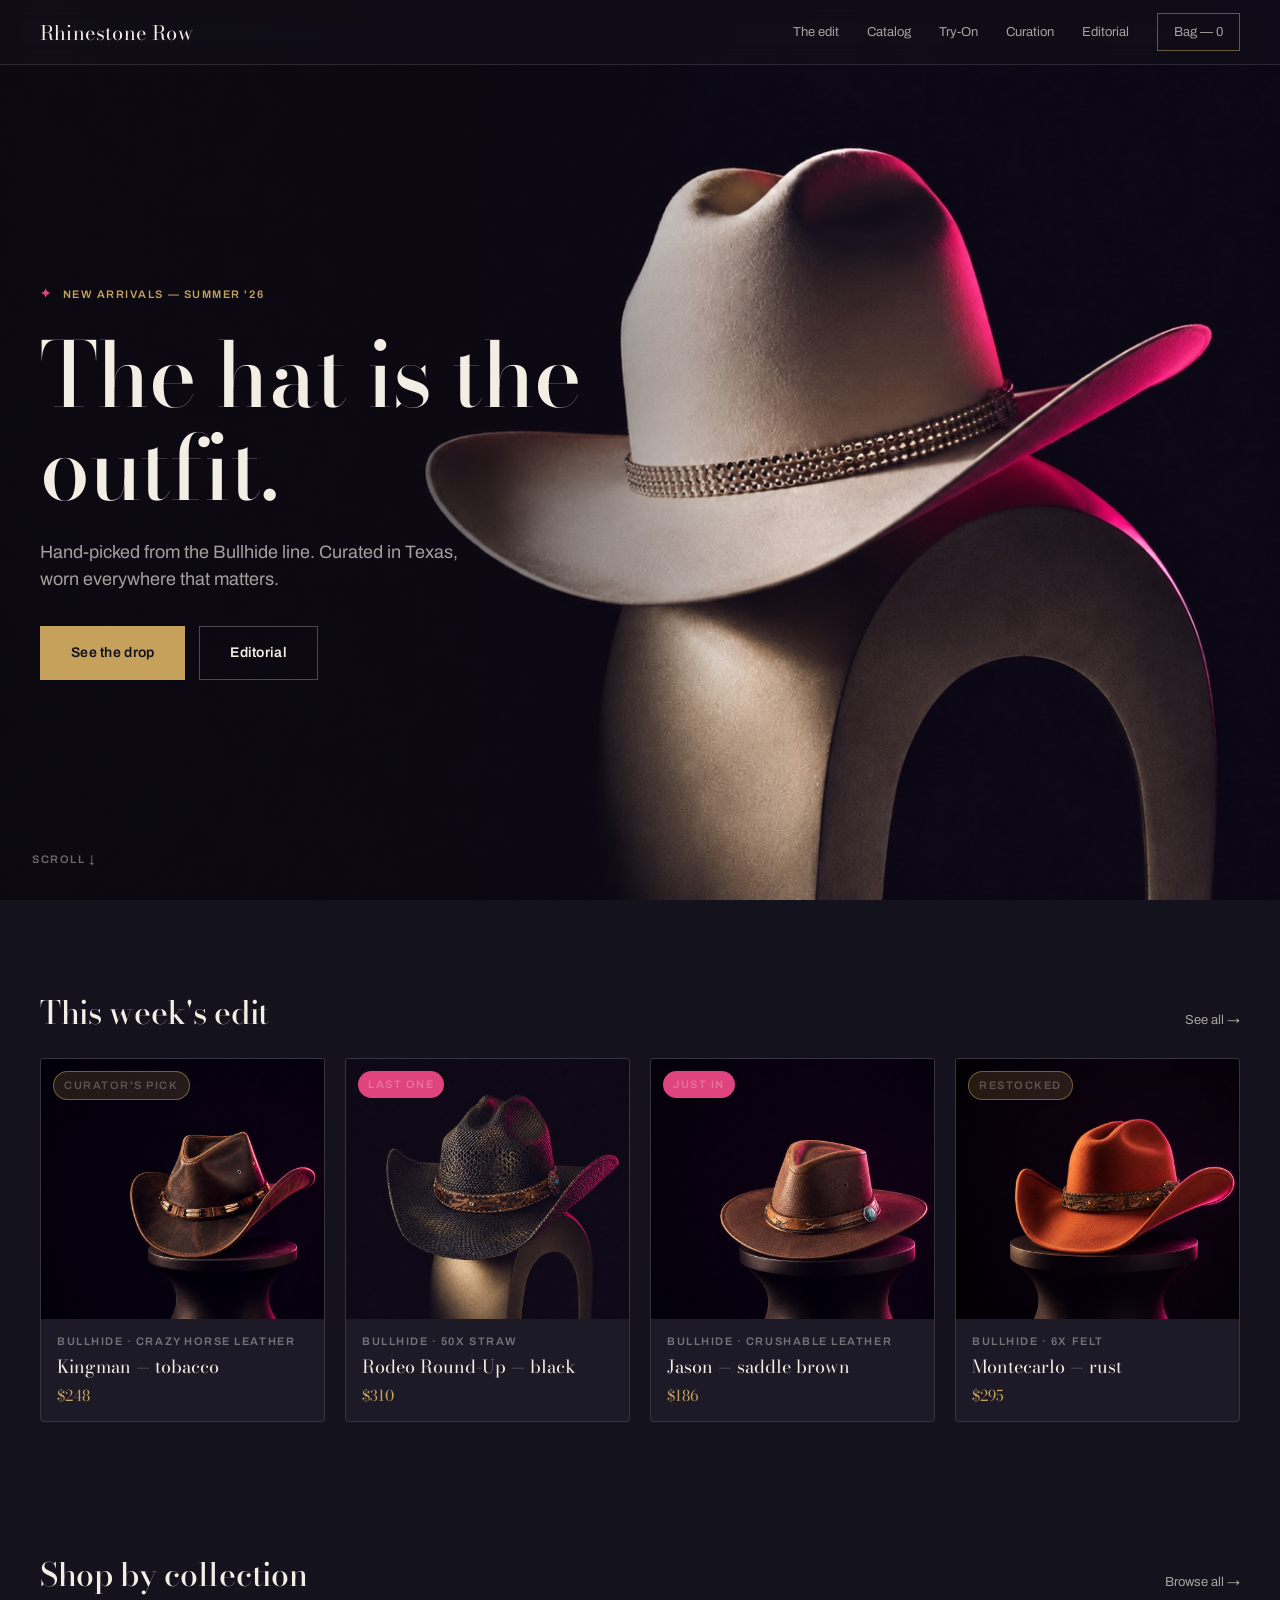
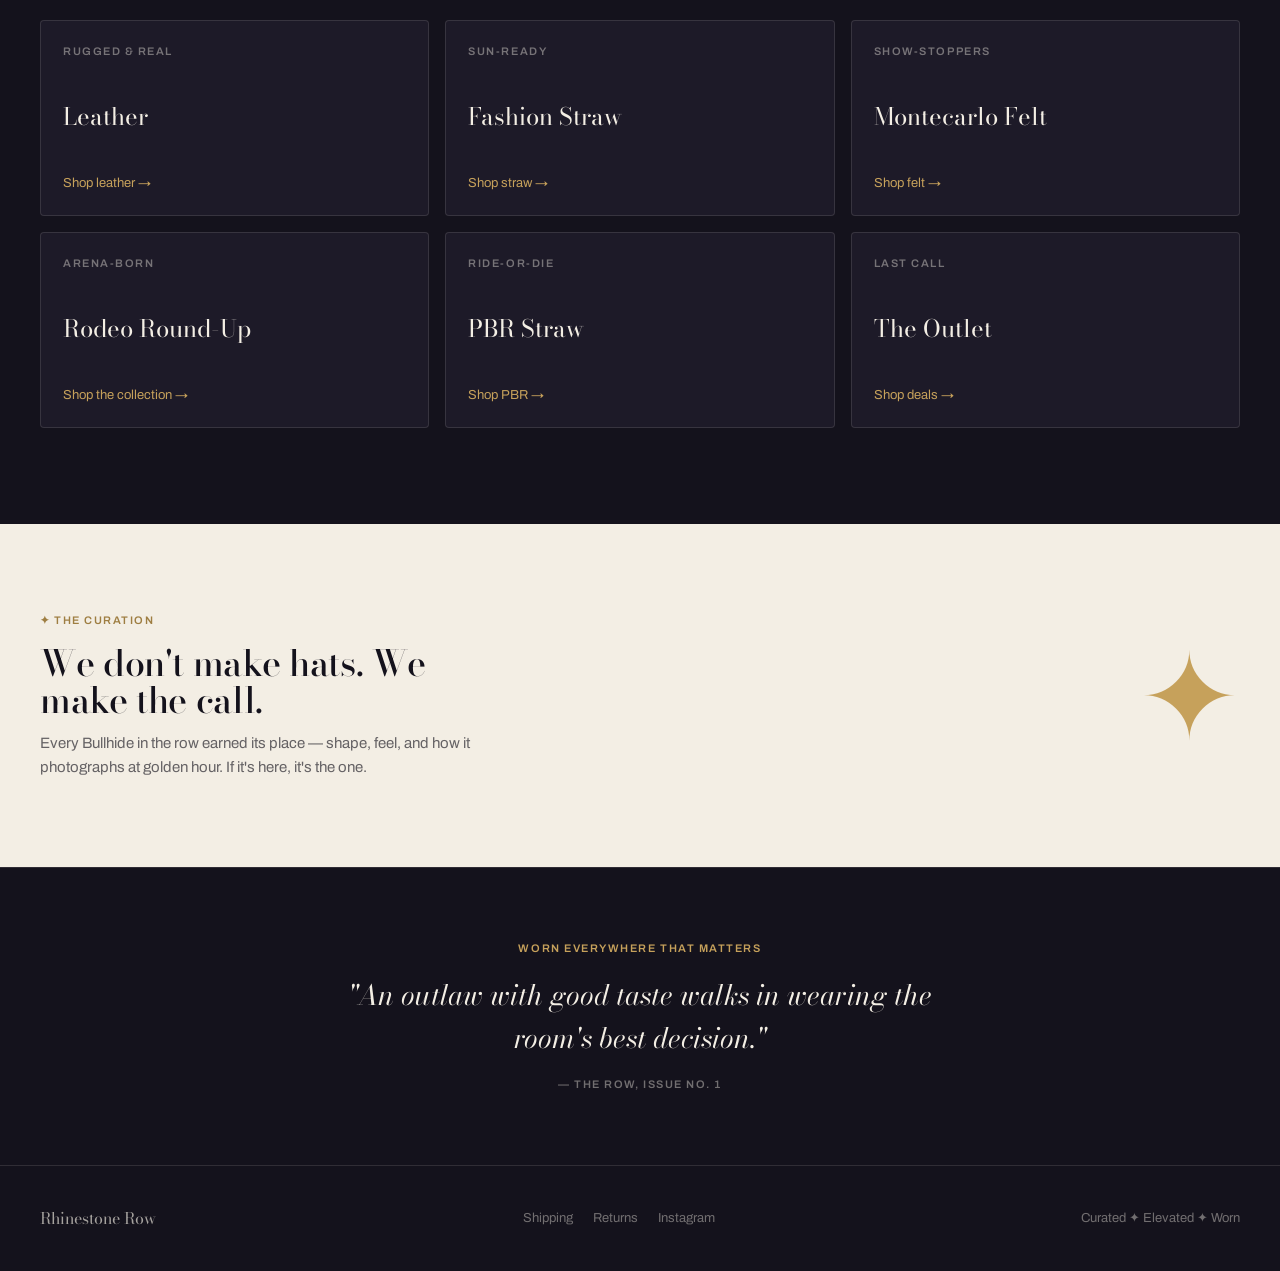
<file: index.html>
<!DOCTYPE html>
<html lang="en">
<head>
<meta charset="UTF-8">
<meta name="viewport" content="width=device-width, initial-scale=1.0">
<title>Rhinestone Row — The hat is the outfit</title>
<link rel="stylesheet" href="styles.css">
<style>
/* ---------- Page layout ---------- */
.wrap{max-width:1200px;margin:0 auto;padding:0 32px}

/* ---------- Nav ---------- */
.nav{position:fixed;top:0;left:0;right:0;z-index:10;backdrop-filter:blur(12px);-webkit-backdrop-filter:blur(12px);background:rgba(20,18,28,.55);border-bottom:1px solid var(--border-subtle)}
.nav-inner{display:flex;align-items:center;justify-content:space-between;height:64px}
.nav-logo{font-family:var(--font-display);font-size:20px;color:var(--text-primary);letter-spacing:.01em}
.nav-logo:hover{opacity:1}
.nav-links{display:flex;gap:28px;align-items:center}
.nav-links a{font-family:var(--font-ui);font-size:var(--type-small);color:var(--text-secondary)}
.nav-links a:hover{color:var(--text-primary);opacity:1}
.nav-bag{font-family:var(--font-ui);font-size:var(--type-small);color:var(--champagne);border:1px solid var(--border-foil);padding:8px 16px;transition:background var(--dur-fast) var(--ease-out)}
.nav-bag:hover{background:rgba(198,161,91,.12);opacity:1}
.nav-cat-mobile{display:none;font-family:var(--font-ui);font-size:var(--type-small);font-weight:var(--weight-ui-semibold);letter-spacing:.02em;color:var(--champagne);border:1px solid var(--border-foil);padding:8px 16px}
.nav-cat-mobile:hover{opacity:1;color:var(--champagne)}
.nav-tryon{white-space:nowrap}
.nav-tryon.has-picks{color:var(--champagne)}
.nav-badge{min-width:19px;height:19px;padding:0 5px;border-radius:var(--radius-pill);background:var(--champagne);color:var(--ink);font-family:var(--font-ui);font-size:11px;font-weight:var(--weight-ui-semibold);line-height:1;vertical-align:middle;margin-left:2px;display:none;align-items:center;justify-content:center}
.nav-tryon.has-picks .nav-badge{display:inline-flex}

/* ---------- Hero ---------- */
.hero{position:relative;min-height:100svh;display:flex;align-items:center;background:#0B0910 url('assets/hero.jpg') no-repeat right center / cover}
.hero::after{content:'';position:absolute;inset:0;background:linear-gradient(90deg,rgba(11,9,16,.88) 0%,rgba(11,9,16,.62) 34%,rgba(11,9,16,0) 62%)}
.hero-content{position:relative;z-index:1;display:flex;flex-direction:column;align-items:flex-start;gap:24px;padding-top:64px;max-width:640px}
.hero-eyebrow{color:var(--champagne);display:flex;align-items:center;gap:10px}
.hero-eyebrow .spark{color:var(--fuchsia);font-size:13px}
.hero h1{font-size:var(--type-hero);color:var(--pearl);max-width:560px}
.hero-dek{font-family:var(--font-ui);font-size:var(--type-lead);color:var(--text-secondary);max-width:420px;margin:0}
.hero-ctas{display:flex;gap:14px;margin-top:8px}
.hero-scroll{position:absolute;bottom:32px;left:32px;z-index:1;color:var(--text-tertiary);display:flex;align-items:center;gap:10px}

/* ---------- Buttons ---------- */
.btn{font-family:var(--font-ui);font-weight:var(--weight-ui-semibold);letter-spacing:.02em;cursor:pointer;border:1px solid transparent;border-radius:var(--radius-0);display:inline-flex;align-items:center;justify-content:center;gap:8px;padding:15px 30px;font-size:14px;transition:background var(--dur-fast) var(--ease-out),color var(--dur-fast) var(--ease-out),border-color var(--dur-fast) var(--ease-out)}
.btn-foil{background:var(--champagne);color:var(--ink)}
.btn-foil:hover{background:var(--champagne-bright);opacity:1;color:var(--ink)}
.btn-outline{background:transparent;color:var(--text-primary);border-color:var(--border-strong)}
.btn-outline:hover{border-color:var(--champagne);color:var(--champagne);opacity:1}

/* ---------- Edit / product grid ---------- */
.edit{padding-top:96px;padding-bottom:96px}
.edit-head{display:flex;align-items:baseline;justify-content:space-between;margin-bottom:28px}
.edit-head h2{font-size:var(--type-title);color:var(--pearl)}
.edit-head a{font-family:var(--font-ui);font-size:var(--type-small);color:var(--text-secondary)}
.grid{display:grid;grid-template-columns:repeat(4,1fr);gap:20px}
.card{background:var(--surface-raised);border:1px solid var(--border-subtle);border-radius:var(--radius-2);overflow:hidden;cursor:pointer;transition:border-color var(--dur-base) var(--ease-out),transform var(--dur-base) var(--ease-out)}
.card:hover{border-color:var(--border-foil)}
.card-img{height:260px;position:relative;display:flex;align-items:center;justify-content:center}
.card-img span{color:rgba(243,238,228,.28);font-size:var(--type-micro);letter-spacing:var(--tracking-caps);text-transform:uppercase}
.card-img img{position:absolute;inset:0;width:100%;height:100%;object-fit:cover}
.badge{position:absolute;top:12px;left:12px;font-family:var(--font-ui);font-size:10px;font-weight:var(--weight-ui-semibold);letter-spacing:var(--tracking-caps);text-transform:uppercase;padding:5px 10px;border-radius:var(--radius-pill)}
.badge-foil{background:rgba(198,161,91,.16);color:var(--champagne-bright);border:1px solid var(--border-foil)}
.badge-spark{background:var(--fuchsia);color:#fff}
.card-body{padding:14px 16px;display:flex;flex-direction:column;gap:3px}
.card-sub{color:var(--text-tertiary)}
.card-name{font-family:var(--font-display);font-size:18px;color:var(--pearl)}
.card-price{font-family:var(--font-display);font-size:15px;color:var(--text-accent)}
.card-tryon{font-family:var(--font-ui);font-size:10px;font-weight:var(--weight-ui-semibold);letter-spacing:var(--tracking-caps);text-transform:uppercase;color:var(--text-accent);margin-top:6px}
.card-tryon:hover{color:var(--champagne-bright);opacity:1}
.card-tryon .spark{color:var(--fuchsia)}

/* ---------- Collections (category menu) ---------- */
.collections{padding-top:40px;padding-bottom:96px}
.collections-head{display:flex;align-items:baseline;justify-content:space-between;margin-bottom:28px}
.collections-head h2{font-size:var(--type-title);color:var(--pearl)}
.collections-head a{font-family:var(--font-ui);font-size:var(--type-small);color:var(--text-secondary)}
.collections-head a:hover{color:var(--champagne);opacity:1}
.col-grid{display:grid;grid-template-columns:repeat(3,1fr);gap:16px}
.col-tile{position:relative;display:flex;flex-direction:column;justify-content:space-between;gap:32px;min-height:150px;padding:22px 22px;background:var(--surface-raised);border:1px solid var(--border-subtle);border-radius:var(--radius-2);transition:border-color var(--dur-base) var(--ease-out),background var(--dur-base) var(--ease-out)}
.col-tile:hover{border-color:var(--border-foil);background:var(--surface-overlay);opacity:1}
.col-tile .rr-caps{color:var(--text-tertiary)}
.col-tile-name{font-family:var(--font-display);font-size:24px;color:var(--pearl);line-height:1.1}
.col-tile-arrow{font-family:var(--font-ui);font-size:var(--type-small);color:var(--champagne);align-self:flex-start}
@media (max-width:900px){.col-grid{grid-template-columns:repeat(2,1fr)}}
@media (max-width:560px){.col-grid{grid-template-columns:1fr}}

/* ---------- Curation (pearl) ---------- */
.curation{background:var(--pearl)}
.curation-inner{display:flex;justify-content:space-between;align-items:center;gap:48px;padding-top:88px;padding-bottom:88px}
.curation-copy{max-width:480px;display:flex;flex-direction:column;gap:14px}
.curation-copy .rr-caps{color:var(--champagne-deep)}
.curation-copy h2{font-size:36px;color:var(--ink)}
.curation-copy p{color:rgba(20,18,28,.64);margin:0}
.curation-spark{font-family:var(--font-display);font-size:120px;color:var(--champagne);line-height:1}

/* ---------- Editorial band ---------- */
.band{border-top:1px solid var(--border-subtle);border-bottom:1px solid var(--border-subtle)}
.band-inner{padding-top:72px;padding-bottom:72px;display:flex;flex-direction:column;align-items:center;gap:16px;text-align:center}
.band blockquote{font-family:var(--font-display);font-size:28px;font-style:italic;color:var(--pearl);margin:0;max-width:640px}
.band cite{font-style:normal}

/* ---------- Footer ---------- */
.footer-inner{padding-top:40px;padding-bottom:40px;display:flex;justify-content:space-between;align-items:center;font-size:var(--type-small);color:var(--text-tertiary)}
.footer-logo{font-family:var(--font-display);font-size:16px;color:var(--text-secondary)}
.footer-links{display:flex;gap:20px}
.footer-links a{color:var(--text-tertiary)}
.footer-links a:hover{color:var(--text-secondary)}

/* ---------- Responsive ---------- */
@media (max-width:900px){
  .grid{grid-template-columns:repeat(2,1fr)}
  .nav-links{display:none}
  .nav-cat-mobile{display:inline-flex}
  .curation-inner{flex-direction:column;align-items:flex-start}
  .curation-spark{font-size:72px}
  .hero{background-position:72% center}
  .hero::after{background:linear-gradient(180deg,rgba(11,9,16,.3) 0%,rgba(11,9,16,.82) 70%)}
  .hero-content{justify-content:flex-end}
}
@media (max-width:560px){
  .grid{grid-template-columns:1fr}
  .hero-ctas{flex-direction:column;align-items:stretch;width:100%}
}
</style>
</head>
<body>

<nav class="nav">
  <div class="wrap nav-inner">
    <a href="#" class="nav-logo">Rhinestone Row</a>
    <div class="nav-links">
      <a href="#edit">The edit</a>
      <a href="catalogo.html">Catalog</a>
      <a href="probador.html" class="nav-tryon">Try-On <span class="nav-badge">0</span></a>
      <a href="#curation">Curation</a>
      <a href="#">Editorial</a>
      <a href="#" class="nav-bag">Bag — 0</a>
    </div>
    <a href="catalogo.html" class="nav-cat-mobile">Catalog</a>
  </div>
</nav>

<header class="hero">
  <div class="wrap" style="width:100%">
    <div class="hero-content">
      <span class="rr-caps hero-eyebrow"><span class="spark">✦</span> New arrivals — summer '26</span>
      <h1>The hat is the outfit.</h1>
      <p class="hero-dek">Hand-picked from the Bullhide line. Curated in Texas, worn everywhere that matters.</p>
      <div class="hero-ctas">
        <a href="#edit" class="btn btn-foil">See the drop</a>
        <a href="#" class="btn btn-outline">Editorial</a>
      </div>
    </div>
  </div>
  <span class="rr-caps hero-scroll">Scroll ↓</span>
</header>

<section class="edit wrap" id="edit">
  <div class="edit-head">
    <h2>This week's edit</h2>
    <a href="catalogo.html">See all →</a>
  </div>
  <div class="grid">
    <article class="card">
      <div class="card-img" style="background:#0B0910">
        <img src="assets/hat-leather-distressed.jpg" alt="Distressed brown leather cowboy hat with bone bead band">
        <span class="badge badge-foil">Curator's pick</span>
      </div>
      <div class="card-body">
        <span class="rr-caps card-sub">Bullhide · crazy horse leather</span>
        <span class="card-name">Kingman — tobacco</span>
        <span class="card-price">$248</span>
      </div>
    </article>
    <article class="card">
      <div class="card-img" style="background:#0B0910">
        <img src="assets/hat-straw-black.jpg" alt="Black straw cowboy hat with tooled leather band and turquoise concho">
        <span class="badge badge-spark">Last one</span>
      </div>
      <div class="card-body">
        <span class="rr-caps card-sub">Bullhide · 50X straw</span>
        <span class="card-name">Rodeo Round-Up — black</span>
        <span class="card-price">$310</span>
      </div>
    </article>
    <article class="card">
      <div class="card-img" style="background:#0B0910">
        <img src="assets/hat-leather-saddle.jpg" alt="Saddle brown leather hat with turquoise concho band">
        <span class="badge badge-spark">Just in</span>
      </div>
      <div class="card-body">
        <span class="rr-caps card-sub">Bullhide · crushable leather</span>
        <span class="card-name">Jason — saddle brown</span>
        <span class="card-price">$186</span>
      </div>
    </article>
    <article class="card">
      <div class="card-img" style="background:#0B0910">
        <img src="assets/hat-felt-rust.jpg" alt="Rust felt cowboy hat with ornate studded band">
        <span class="badge badge-foil">Restocked</span>
      </div>
      <div class="card-body">
        <span class="rr-caps card-sub">Bullhide · 6X felt</span>
        <span class="card-name">Montecarlo — rust</span>
        <span class="card-price">$295</span>
      </div>
    </article>
  </div>
</section>

<section class="collections wrap" id="collections">
  <div class="collections-head">
    <h2>Shop by collection</h2>
    <a href="catalogo.html">Browse all →</a>
  </div>
  <div class="col-grid">
    <a class="col-tile" href="catalogo.html?cat=Leather">
      <span class="rr-caps">Rugged &amp; real</span>
      <span class="col-tile-name">Leather</span>
      <span class="col-tile-arrow">Shop leather →</span>
    </a>
    <a class="col-tile" href="catalogo.html?cat=Fashion%20Straw%20Collection">
      <span class="rr-caps">Sun-ready</span>
      <span class="col-tile-name">Fashion Straw</span>
      <span class="col-tile-arrow">Shop straw →</span>
    </a>
    <a class="col-tile" href="catalogo.html?cat=Montecarlo%20Felt%20Hats">
      <span class="rr-caps">Show-stoppers</span>
      <span class="col-tile-name">Montecarlo Felt</span>
      <span class="col-tile-arrow">Shop felt →</span>
    </a>
    <a class="col-tile" href="catalogo.html?cat=Rodeo%20Round%20Up%20Felt%20Collection">
      <span class="rr-caps">Arena-born</span>
      <span class="col-tile-name">Rodeo Round-Up</span>
      <span class="col-tile-arrow">Shop the collection →</span>
    </a>
    <a class="col-tile" href="catalogo.html?cat=PBR%20Straw%20Hats">
      <span class="rr-caps">Ride-or-die</span>
      <span class="col-tile-name">PBR Straw</span>
      <span class="col-tile-arrow">Shop PBR →</span>
    </a>
    <a class="col-tile" href="catalogo.html?cat=Closeout">
      <span class="rr-caps">Last call</span>
      <span class="col-tile-name">The Outlet</span>
      <span class="col-tile-arrow">Shop deals →</span>
    </a>
  </div>
</section>

<section class="curation rr-light" id="curation">
  <div class="wrap curation-inner">
    <div class="curation-copy">
      <span class="rr-caps">✦ The curation</span>
      <h2>We don't make hats. We make the call.</h2>
      <p>Every Bullhide in the row earned its place — shape, feel, and how it photographs at golden hour. If it's here, it's the one.</p>
    </div>
    <span class="curation-spark">✦</span>
  </div>
</section>

<section class="band">
  <div class="wrap band-inner">
    <span class="rr-caps" style="color:var(--champagne)">Worn everywhere that matters</span>
    <blockquote>"An outlaw with good taste walks in wearing the room's best decision."</blockquote>
    <cite class="rr-caps" style="color:var(--text-tertiary)">— The Row, issue no. 1</cite>
  </div>
</section>

<footer>
  <div class="wrap footer-inner">
    <span class="footer-logo">Rhinestone Row</span>
    <div class="footer-links">
      <a href="#">Shipping</a>
      <a href="#">Returns</a>
      <a href="#">Instagram</a>
    </div>
    <span>Curated ✦ Elevated ✦ Worn</span>
  </div>
</footer>

<script>
/* Light up the Try-On nav with the count of hats waiting in the fitting room */
(function(){
  var n = 0;
  try { n = (JSON.parse(sessionStorage.getItem('rr_tryon_selection') || '[]') || []).length; } catch (e) {}
  document.querySelectorAll('.nav-tryon').forEach(function(link){
    link.classList.toggle('has-picks', n > 0);
    var b = link.querySelector('.nav-badge');
    if (b) b.textContent = n;
  });
})();
</script>

</body>
</html>
</file>
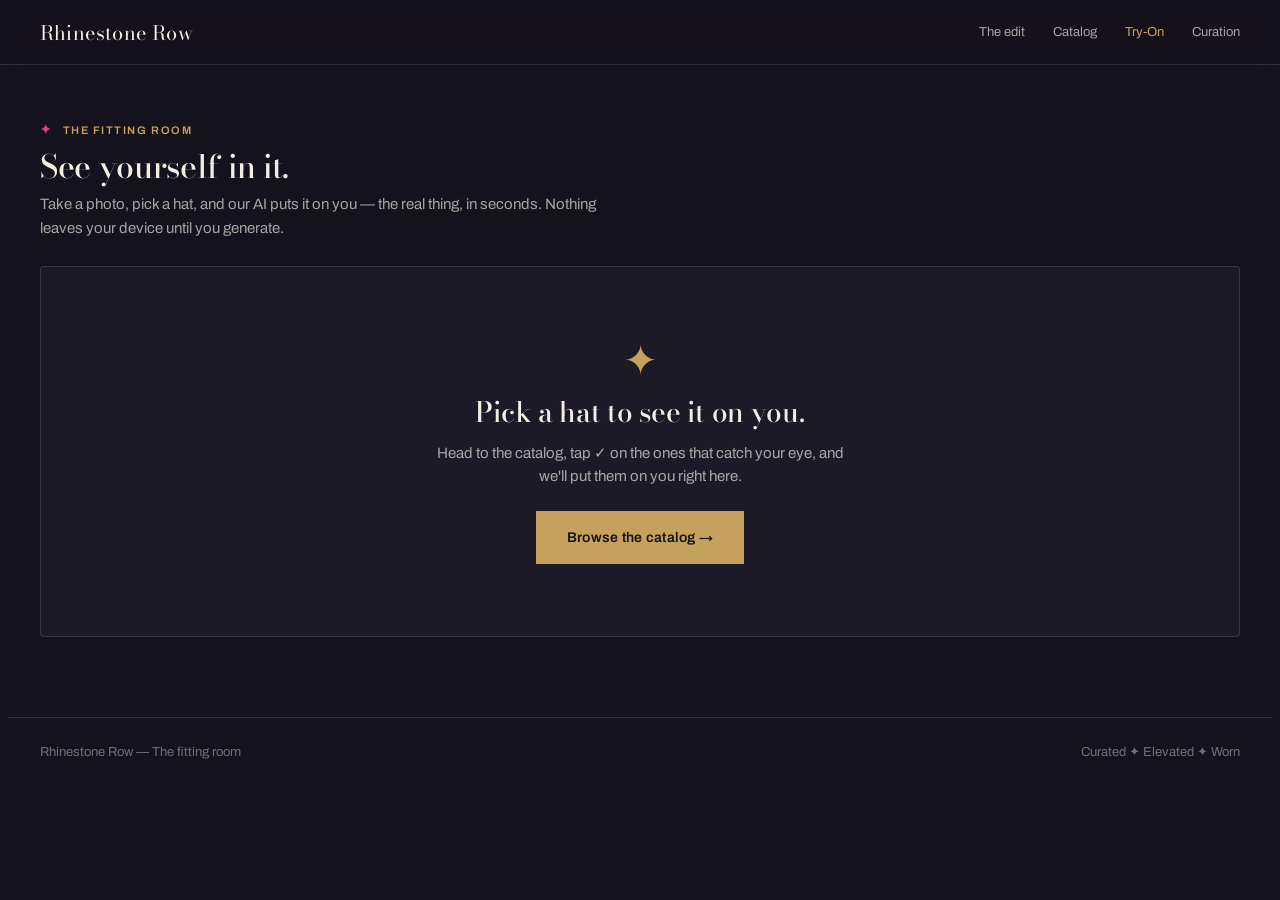
<file: probador.html>
<!DOCTYPE html>
<html lang="en">
<head>
<meta charset="UTF-8">
<meta name="viewport" content="width=device-width, initial-scale=1.0">
<title>Try-On — Rhinestone Row</title>
<link rel="stylesheet" href="styles.css">
<style>
/* ---------- Page layout ---------- */
.wrap{max-width:1200px;margin:0 auto;padding:0 32px}

/* ---------- Nav ---------- */
.nav{position:fixed;top:0;left:0;right:0;z-index:10;backdrop-filter:blur(12px);-webkit-backdrop-filter:blur(12px);background:rgba(20,18,28,.55);border-bottom:1px solid var(--border-subtle)}
.nav-inner{display:flex;align-items:center;justify-content:space-between;height:64px}
.nav-logo{font-family:var(--font-display);font-size:20px;color:var(--text-primary);letter-spacing:.01em}
.nav-logo:hover{opacity:1}
.nav-links{display:flex;gap:28px;align-items:center}
.nav-links a{font-family:var(--font-ui);font-size:var(--type-small);color:var(--text-secondary)}
.nav-links a:hover{color:var(--text-primary);opacity:1}
.nav-links a.active{color:var(--champagne)}
.nav-cat-mobile{display:none;font-family:var(--font-ui);font-size:var(--type-small);font-weight:var(--weight-ui-semibold);letter-spacing:.02em;color:var(--champagne);border:1px solid var(--border-foil);padding:8px 16px}
.nav-cat-mobile:hover{opacity:1;color:var(--champagne)}
.nav-tryon{white-space:nowrap}
.nav-badge{min-width:19px;height:19px;padding:0 5px;border-radius:var(--radius-pill);background:var(--champagne);color:var(--ink);font-family:var(--font-ui);font-size:11px;font-weight:var(--weight-ui-semibold);line-height:1;vertical-align:middle;margin-left:2px;display:none;align-items:center;justify-content:center}
.nav-tryon.has-picks .nav-badge{display:inline-flex}

/* ---------- Buttons ---------- */
.btn{font-family:var(--font-ui);font-weight:var(--weight-ui-semibold);letter-spacing:.02em;cursor:pointer;border:1px solid transparent;border-radius:var(--radius-0);display:inline-flex;align-items:center;justify-content:center;gap:8px;padding:15px 30px;font-size:14px;transition:background var(--dur-fast) var(--ease-out),color var(--dur-fast) var(--ease-out),border-color var(--dur-fast) var(--ease-out)}
.btn-foil{background:var(--champagne);color:var(--ink)}
.btn-foil:hover{background:var(--champagne-bright);opacity:1;color:var(--ink)}
.btn-outline{background:transparent;color:var(--text-primary);border-color:var(--border-strong)}
.btn-outline:hover{border-color:var(--champagne);color:var(--champagne);opacity:1}
.btn[disabled]{opacity:.4;pointer-events:none}
.btn[hidden]{display:none}

/* ---------- Try-On ---------- */
.tryon{padding-top:120px;padding-bottom:80px;display:flex;flex-direction:column;gap:26px}
.tryon-head{display:flex;flex-direction:column;gap:10px;max-width:600px}
.tryon-head .rr-caps{color:var(--champagne);display:flex;align-items:center;gap:10px}
.tryon-head .spark{color:var(--fuchsia);font-size:13px}
.tryon-head h1{font-size:var(--type-title);color:var(--pearl)}
.tryon-head p{font-family:var(--font-ui);font-size:var(--type-body);color:var(--text-secondary);margin:0}

/* ---------- Hat picker ---------- */
.picker{display:flex;gap:12px;flex-wrap:wrap;align-items:center}
.hat-thumb{position:relative;background:var(--surface-raised);border:1px solid var(--border-subtle);border-radius:var(--radius-1);cursor:pointer;width:82px;height:82px;display:flex;align-items:center;justify-content:center;overflow:hidden;padding:6px;transition:border-color var(--dur-fast) var(--ease-out)}
.hat-thumb.catalog{background:#fff;padding:0}
.hat-thumb img{max-width:100%;max-height:100%;object-fit:contain}
.hat-thumb.catalog img{width:100%;height:100%;object-fit:cover}
.hat-thumb:hover{border-color:var(--border-strong)}
.hat-thumb.active{border-color:var(--champagne);box-shadow:var(--shadow-foil-glow)}
.picker-meta{display:flex;align-items:baseline;gap:12px;flex-wrap:wrap;min-height:22px}
.picker-name{font-family:var(--font-display);font-size:20px;color:var(--pearl)}
.picker-price{font-family:var(--font-display);font-size:15px;color:var(--text-accent)}
.picker-exit{background:none;border:none;color:var(--text-tertiary);font-family:var(--font-ui);font-size:var(--type-small);cursor:pointer;text-decoration:underline;padding:0}
.picker-exit:hover{color:var(--text-secondary)}
.picker-exit[hidden]{display:none}

/* ---------- Stages ---------- */
.stages{display:grid;grid-template-columns:1fr 1fr;gap:20px}
.stage{position:relative;background:#0B0910;border:1px solid var(--border-foil);border-radius:var(--radius-2);overflow:hidden;aspect-ratio:4/5;display:flex;align-items:center;justify-content:center}
.stage video{position:absolute;inset:0;width:100%;height:100%;object-fit:cover;transform:scaleX(-1)}
.stage canvas{max-width:100%;max-height:100%;object-fit:contain}
.stage img{max-width:100%;max-height:100%;object-fit:contain;display:block}
.stage [hidden]{display:none}
.stage-label{position:absolute;top:12px;left:12px;z-index:3;color:var(--text-tertiary);background:rgba(11,9,16,.6);padding:4px 10px;border-radius:var(--radius-pill)}
.stage-status,.stage-placeholder,.stage-loader{position:absolute;inset:0;display:flex;flex-direction:column;align-items:center;justify-content:center;gap:16px;text-align:center;padding:28px;z-index:2}
.stage-status,.stage-loader{background:var(--scrim)}
.stage-status[hidden],.stage-placeholder[hidden],.stage-loader[hidden],.stage img[hidden]{display:none}
.status-spark{font-family:var(--font-display);font-size:42px;color:var(--champagne);line-height:1}
.status-spark.pulse{animation:pulse 1.2s var(--ease-in-out) infinite}
@keyframes pulse{0%,100%{opacity:.35}50%{opacity:1}}
.stage-status p,.stage-placeholder p{font-family:var(--font-ui);color:var(--text-primary);font-size:var(--type-body);max-width:320px;margin:0}
.stage-placeholder p{color:var(--text-secondary)}
.stage-loader p{font-family:var(--font-display);font-style:italic;color:var(--text-primary);font-size:22px;letter-spacing:.01em;max-width:320px;margin:0}
.status-actions{display:flex;gap:12px;flex-wrap:wrap;justify-content:center}
.stage-toast{position:absolute;left:50%;bottom:16px;transform:translateX(-50%);background:rgba(20,18,28,.82);border:1px solid var(--border-subtle);color:var(--text-primary);font-family:var(--font-ui);font-size:var(--type-small);padding:9px 16px;border-radius:var(--radius-1);z-index:3;white-space:nowrap}
.stage-toast[hidden]{display:none}

/* ---------- Controls ---------- */
.controls{display:flex;gap:12px;flex-wrap:wrap}
.generate-block{display:flex;flex-direction:column;gap:13px}
.ack{display:inline-flex;align-items:center;gap:9px;font-family:var(--font-ui);font-size:var(--type-small);color:var(--text-secondary);cursor:pointer;user-select:none;align-self:flex-start}
.ack input{width:17px;height:17px;accent-color:var(--champagne);cursor:pointer;margin:0;flex:0 0 auto}
.ai-note{color:var(--text-tertiary);font-size:10px}
.empty-state{display:flex;flex-direction:column;align-items:center;text-align:center;gap:16px;padding:72px 24px;border:1px solid var(--border-subtle);border-radius:var(--radius-2);background:var(--surface-raised)}
.empty-state[hidden]{display:none}
.empty-state h2{font-family:var(--font-display);font-size:28px;color:var(--pearl)}
.empty-state p{font-family:var(--font-ui);color:var(--text-secondary);font-size:var(--type-body);max-width:420px;margin:0}
.empty-state .btn{margin-top:6px;text-decoration:none}
#tryonBody{display:flex;flex-direction:column;gap:26px}
#tryonBody[hidden]{display:none}
.ai-disclosure{font-family:var(--font-display);font-style:italic;font-size:19px;color:var(--text-secondary);max-width:700px;line-height:1.55;margin:0;padding-top:26px;border-top:1px solid var(--border-subtle)}

@media (max-width:760px){
  .nav-links{display:none}
  .nav-cat-mobile{display:inline-flex}
  .tryon{padding-top:96px}
  .stages{grid-template-columns:1fr}
  .controls .btn{flex:1}
}
</style>
</head>
<body>

<nav class="nav">
  <div class="wrap nav-inner">
    <a href="index.html" class="nav-logo">Rhinestone Row</a>
    <div class="nav-links">
      <a href="index.html#edit">The edit</a>
      <a href="catalogo.html">Catalog</a>
      <a href="probador.html" class="active nav-tryon">Try-On <span class="nav-badge">0</span></a>
      <a href="index.html#curation">Curation</a>
    </div>
    <a href="catalogo.html" class="nav-cat-mobile">Catalog</a>
  </div>
</nav>

<section class="tryon wrap">
  <header class="tryon-head">
    <span class="rr-caps"><span class="spark">✦</span> The fitting room</span>
    <h1 id="headTitle">See yourself in it.</h1>
    <p id="headDek">Take a photo, pick a hat, and our AI puts it on you — the real thing, in seconds. Nothing leaves your device until you generate.</p>
  </header>

  <div class="empty-state" id="emptyState" hidden>
    <span class="status-spark">✦</span>
    <h2>Pick a hat to see it on you.</h2>
    <p>Head to the catalog, tap ✓ on the ones that catch your eye, and we'll put them on you right here.</p>
    <a class="btn btn-foil" href="catalogo.html">Browse the catalog →</a>
  </div>

  <div id="tryonBody" hidden>
  <div class="picker" id="picker"></div>
  <div class="picker-meta">
    <span class="picker-name" id="hatName"></span>
    <span class="picker-price" id="hatPrice"></span>
    <button class="picker-exit" id="exitSelection" hidden>Leave selection</button>
  </div>

  <div class="stages">
    <div class="stage" id="photoStage">
      <span class="stage-label rr-caps">You</span>
      <video id="cam" autoplay playsinline muted hidden></video>
      <canvas id="photoCanvas" hidden></canvas>
      <div class="stage-status" id="status">
        <span class="status-spark" id="statusSpark">✦</span>
        <p id="statusMsg">Loading…</p>
        <div class="status-actions" id="statusActions"></div>
      </div>
      <div class="stage-toast" id="toast" hidden></div>
    </div>

    <div class="stage" id="resultStage">
      <span class="stage-label rr-caps">Your look</span>
      <img id="aiResult" hidden alt="Your AI look">
      <div class="stage-placeholder" id="aiPlaceholder">
        <span class="status-spark">✦</span>
        <p id="aiPlaceholderText">Add your photo, pick a hat, and hit Generate.</p>
      </div>
      <div class="stage-loader" id="aiLoader" hidden>
        <span class="status-spark pulse">✦</span>
        <p id="aiLoaderText">Tailoring your look…</p>
      </div>
    </div>
  </div>

  <div class="generate-block">
    <label class="ack"><input type="checkbox" id="ackBox"> I've read the note below.</label>
    <div class="controls">
      <button class="btn btn-foil" id="aiGenerate" disabled>Generate ✦</button>
      <button class="btn btn-outline" id="uploadBtn">Upload a photo</button>
      <button class="btn btn-outline" id="aiDownload" hidden>Download ✦</button>
      <button class="btn btn-outline" id="aiRetry" hidden>Try another</button>
      <input type="file" id="fileInput" accept="image/*" hidden>
    </div>
  </div>
  <p class="ai-disclosure">Fair warning — this is AI having a go, not a mirror. It catches the shape, the color, the swagger, but the odd stitch or concho might wander off. It's here so you can picture yourself in it, not count the threads. The real hat always wears better.</p>
  </div>
</section>

<footer>
  <div class="wrap" style="padding-top:24px;padding-bottom:40px;border-top:1px solid var(--border-subtle);display:flex;justify-content:space-between;font-size:var(--type-small);color:var(--text-tertiary);font-family:var(--font-ui)">
    <span>Rhinestone Row — The fitting room</span>
    <span>Curated ✦ Elevated ✦ Worn</span>
  </div>
</footer>

<script>
const $ = id => document.getElementById(id);
const esc = s => (s || '').toString().replace(/"/g, '&quot;');

const AI_PHRASES = [
  'Tailoring your look…',
  'Shaping the brim…',
  'Steaming the felt…',
  'Finding your best angle…',
  'Consulting the stylist…',
  'Setting the crease…',
  'Dialing in the fit…',
  'Dusting it off…',
  'Catching the golden hour…',
  'Almost ready to ride…',
];

/* ---------- State ---------- */
const video = $('cam'), photoCanvas = $('photoCanvas'), pctx = photoCanvas.getContext('2d');
const aiResult = $('aiResult'), aiLoader = $('aiLoader'), aiPlaceholder = $('aiPlaceholder');
let mode = 'idle';                 // idle | live | photo
let stream = null;
let photoImg = null;               // canvas with the uploaded photo
let hats = [], current = null, catalogMode = false;
let aiResultUrl = null, aiPhraseTimer = null;
const secure = !!(navigator.mediaDevices && navigator.mediaDevices.getUserMedia);

/* ---------- Status ---------- */
const statusEl = $('status'), statusMsg = $('statusMsg'), statusSpark = $('statusSpark'), statusActions = $('statusActions'), toast = $('toast');
function setStatus(msg, { spinner = false, actions = [] } = {}) {
  if (msg === null) { statusEl.hidden = true; return; }
  statusEl.hidden = false;
  statusMsg.textContent = msg;
  statusSpark.classList.toggle('pulse', spinner);
  statusActions.replaceChildren(...actions.map(([label, cls, fn]) => {
    const b = document.createElement('button');
    b.className = 'btn ' + cls; b.textContent = label; b.addEventListener('click', fn);
    return b;
  }));
}
function setToast(msg) { toast.hidden = !msg; if (msg) toast.textContent = msg; }
function showStart(extraMsg) {
  mode = 'idle';
  const actions = [];
  if (secure) actions.push(['Enable camera', 'btn-foil', startCamera]);
  actions.push([secure ? 'Upload a photo' : 'Upload a photo', 'btn-outline', () => $('fileInput').click()]);
  setStatus(extraMsg || (secure
    ? 'Enable your camera, or upload a photo.'
    : 'Camera needs a secure connection — upload a photo to try a hat on.'), { actions });
}

/* ---------- Camera ---------- */
async function startCamera() {
  try {
    stream = await navigator.mediaDevices.getUserMedia({
      video: { facingMode: 'user', width: { ideal: 1280 }, height: { ideal: 720 } }, audio: false,
    });
  } catch (e) {
    const msg = e.name === 'NotAllowedError' ? 'Camera access denied. Upload a photo instead.'
      : e.name === 'NotFoundError' ? 'No camera found. Upload a photo instead.'
      : "Couldn't open the camera. Upload a photo instead.";
    setStatus(msg, { actions: [['Upload a photo', 'btn-foil', () => $('fileInput').click()]] });
    return;
  }
  photoCanvas.hidden = true; photoImg = null;
  video.hidden = false;
  video.srcObject = stream;
  try { await video.play(); } catch {}
  mode = 'live';
  setStatus(null); setToast(null);
}
function stopCamera() {
  if (stream) { stream.getTracks().forEach(t => t.stop()); stream = null; }
  video.srcObject = null; video.hidden = true;
}
document.addEventListener('visibilitychange', () => { if (document.hidden && mode === 'live') stopCamera(); });
window.addEventListener('pagehide', () => { if (mode === 'live') stopCamera(); });

/* ---------- Photo upload ---------- */
/* ---------- Acknowledge gate: can't Generate until the note is marked read ---------- */
const ackBox = $('ackBox');
function syncGenerate(){ $('aiGenerate').disabled = !(ackBox && ackBox.checked); }
if (ackBox) {
  if (sessionStorage.getItem('rr_ai_ack') === '1') ackBox.checked = true;
  ackBox.addEventListener('change', () => {
    if (ackBox.checked) sessionStorage.setItem('rr_ai_ack', '1'); else sessionStorage.removeItem('rr_ai_ack');
    syncGenerate();
  });
}

$('uploadBtn').addEventListener('click', () => $('fileInput').click());
$('fileInput').addEventListener('change', async e => {
  const file = e.target.files[0];
  e.target.value = '';
  if (!file) return;
  if (mode === 'live') stopCamera();
  const img = new Image();
  const url = URL.createObjectURL(file);
  try { await new Promise((ok, bad) => { img.onload = ok; img.onerror = bad; img.src = url; }); }
  catch { setStatus('Could not read that image.', { actions: [['Try another', 'btn-foil', () => $('fileInput').click()]] }); return; }
  const MAX = 1600;
  const k = Math.min(1, MAX / Math.max(img.naturalWidth, img.naturalHeight));
  photoImg = document.createElement('canvas');
  photoImg.width = Math.round(img.naturalWidth * k);
  photoImg.height = Math.round(img.naturalHeight * k);
  photoImg.getContext('2d').drawImage(img, 0, 0, photoImg.width, photoImg.height);
  URL.revokeObjectURL(url);
  photoCanvas.width = photoImg.width; photoCanvas.height = photoImg.height;
  pctx.drawImage(photoImg, 0, 0);
  video.hidden = true; photoCanvas.hidden = false;
  mode = 'photo';
  setStatus(null); setToast(null);
});

/* ---------- Hat picker ---------- */
function renderPicker() {
  const el = $('picker');
  el.innerHTML = hats.map(h =>
    `<button class="hat-thumb${catalogMode ? ' catalog' : ''}${h.id === current.id ? ' active' : ''}" data-id="${esc(h.id)}" title="${esc(h.name)}"><img src="${esc(h.thumb)}" alt="${esc(h.name)}"></button>`
  ).join('');
  el.querySelectorAll('.hat-thumb').forEach(b => b.addEventListener('click', () => selectHat(b.dataset.id)));
  selectHat(current.id);
}
function selectHat(id) {
  current = hats.find(h => h.id === id) || hats[0];
  for (const el of document.querySelectorAll('.hat-thumb')) el.classList.toggle('active', el.dataset.id === current.id);
  $('hatName').textContent = current.name || '';
  $('hatPrice').textContent = current.price || '';
}

/* ---------- Generate ---------- */
function personSource() {
  if (mode === 'live' && video.videoWidth) {
    const c = document.createElement('canvas');
    c.width = video.videoWidth; c.height = video.videoHeight;
    const cx = c.getContext('2d');
    cx.translate(c.width, 0); cx.scale(-1, 1);
    cx.drawImage(video, 0, 0);
    return c;
  }
  if (mode === 'photo' && photoImg) return photoImg;
  return null;
}
function nearestAspect(w, h) {
  const r = w / h;
  const opts = { '9:16': 9/16, '2:3': 2/3, '3:4': 3/4, '4:5': 4/5, '1:1': 1, '5:4': 5/4, '4:3': 4/3, '3:2': 3/2, '16:9': 16/9 };
  let best = 'auto', bd = Infinity;
  for (const key in opts) { const d = Math.abs(opts[key] - r); if (d < bd) { bd = d; best = key; } }
  return best;
}
function aiLoaderOn(on) {
  aiLoader.hidden = !on;
  if (on) {
    let i = 0;
    $('aiLoaderText').textContent = AI_PHRASES[0];
    aiPhraseTimer = setInterval(() => { i = (i + 1) % AI_PHRASES.length; $('aiLoaderText').textContent = AI_PHRASES[i]; }, 2200);
  } else if (aiPhraseTimer) { clearInterval(aiPhraseTimer); aiPhraseTimer = null; }
}
function aiError(msg) {
  aiLoaderOn(false);
  aiResult.hidden = true; aiPlaceholder.hidden = false;
  $('aiPlaceholderText').textContent = msg;
  syncGenerate(); $('aiRetry').hidden = false;
}
async function generateAI() {
  const src = personSource();
  if (!src) { setToast('Add your photo first — enable the camera or upload one'); return; }
  const MAX = 1280;
  const k = Math.min(1, MAX / Math.max(src.width, src.height));
  const c = document.createElement('canvas');
  c.width = Math.round(src.width * k); c.height = Math.round(src.height * k);
  c.getContext('2d').drawImage(src, 0, 0, c.width, c.height);
  const personImage = c.toDataURL('image/jpeg', 0.85);
  const aspect = nearestAspect(src.width, src.height);

  aiResult.hidden = true; aiPlaceholder.hidden = true;
  $('aiDownload').hidden = true; $('aiRetry').hidden = true; $('aiGenerate').disabled = true;
  aiLoaderOn(true);

  try {
    const r = await fetch('/api/tryon', {
      method: 'POST', headers: { 'Content-Type': 'application/json' },
      body: JSON.stringify({ personImage, ...current.payload, aspect }),
    });
    const data = await r.json().catch(() => ({}));
    if (!r.ok || !data.url) {
      aiError(data.error === 'unconfigured'
        ? "The try-on isn't live yet. Check back soon."
        : "Couldn't generate that one. Give it another shot.");
      return;
    }
    aiResultUrl = data.url;
    aiResult.onload = () => {
      aiLoaderOn(false);
      aiResult.hidden = false;
      $('aiDownload').hidden = false; $('aiRetry').hidden = false; syncGenerate();
    };
    aiResult.onerror = () => aiError("Couldn't load the generated image.");
    aiResult.src = data.url;
  } catch {
    aiError('Connection failed. Check your network and try again.');
  }
}
$('aiGenerate').addEventListener('click', generateAI);
$('aiRetry').addEventListener('click', generateAI);
$('aiDownload').addEventListener('click', async () => {
  if (!aiResultUrl) return;
  const slug = (current.id || 'look').toString().toLowerCase().replace(/[^a-z0-9]+/g, '-').replace(/^-|-$/g, '');
  try {
    const resp = await fetch(aiResultUrl);
    const blob = await resp.blob();
    const file = new File([blob], `rhinestone-row-${slug}.jpg`, { type: blob.type || 'image/jpeg' });
    if (navigator.canShare && navigator.canShare({ files: [file] })) { await navigator.share({ files: [file] }); return; }
    const a = document.createElement('a');
    a.href = URL.createObjectURL(blob); a.download = file.name; a.click();
    setTimeout(() => URL.revokeObjectURL(a.href), 5000);
  } catch { window.open(aiResultUrl, '_blank'); }
});

/* ---------- Catalog selection (the only way into the fitting room) ---------- */
function initCatalogSelection() {
  let sel = [];
  try { sel = JSON.parse(sessionStorage.getItem('rr_tryon_selection') || '[]'); } catch {}
  sel = (sel || []).filter(x => x && x.image);
  if (!sel.length) return;
  catalogMode = true;
  hats = sel.map(s => ({ id: s.ref, name: s.name, price: '', thumb: s.image, payload: { hatImageUrl: s.image } }));
  current = hats[0];
  $('headTitle').textContent = 'Your picks, on you.';
  $('headDek').textContent = `Pick one of your ${sel.length} hat${sel.length > 1 ? 's' : ''}, add your photo, and see the look.`;
  const exit = $('exitSelection');
  exit.hidden = false;
  exit.addEventListener('click', () => { sessionStorage.removeItem('rr_tryon_selection'); location.href = 'probador.html'; });
}

/* ---------- Nav badge (hats waiting in the fitting room) ---------- */
(function(){
  let n = 0;
  try { n = (JSON.parse(sessionStorage.getItem('rr_tryon_selection') || '[]') || []).length; } catch {}
  document.querySelectorAll('.nav-tryon').forEach(link => {
    link.classList.toggle('has-picks', n > 0);
    const b = link.querySelector('.nav-badge');
    if (b) b.textContent = n;
  });
})();

/* ---------- Boot ---------- */
initCatalogSelection();
if (hats.length) {
  $('tryonBody').hidden = false;
  renderPicker();
  showStart();
  syncGenerate();
} else {
  $('emptyState').hidden = false;   // no hats picked yet → prompt to choose a reference
}
</script>

</body>
</html>
</file>
<file: styles.css>
@import url('tokens/fonts.css');
@import url('tokens/colors.css');
@import url('tokens/typography.css');
@import url('tokens/layout.css');
@import url('tokens/base.css');
</file>
